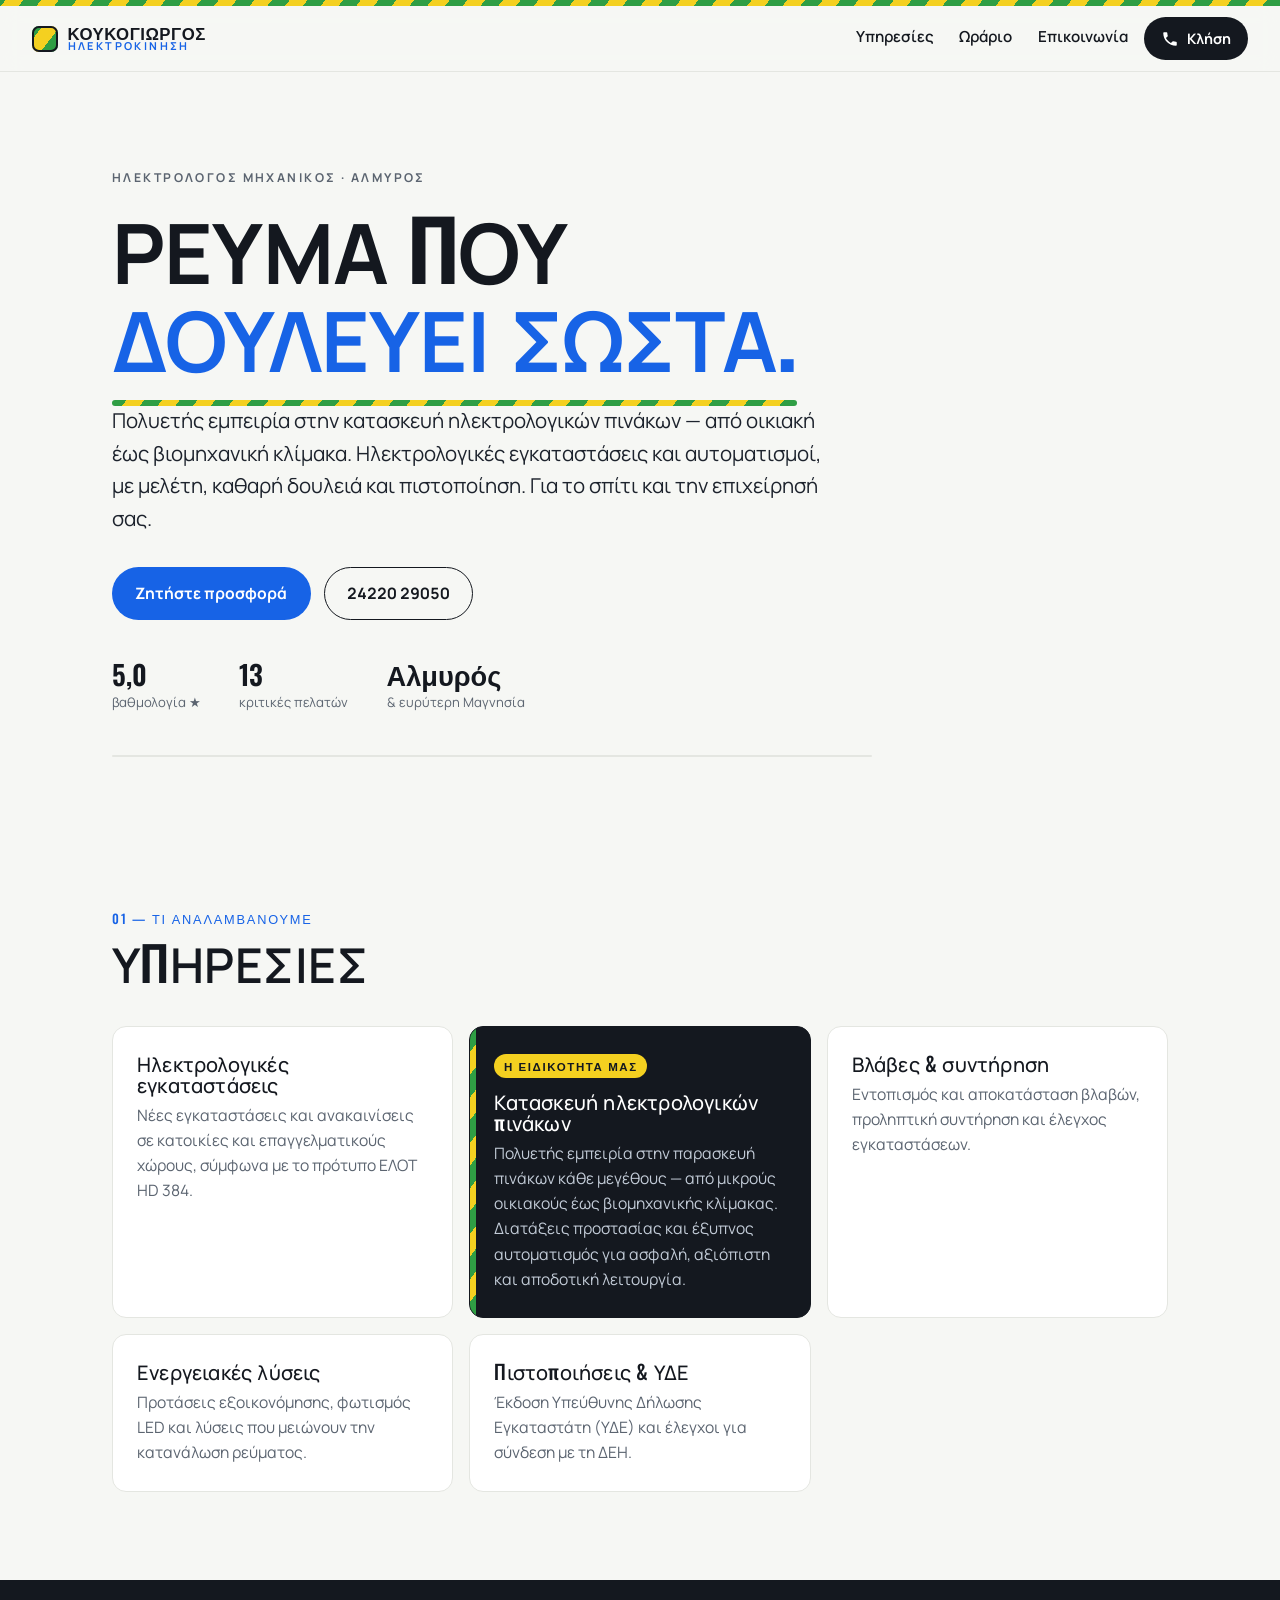
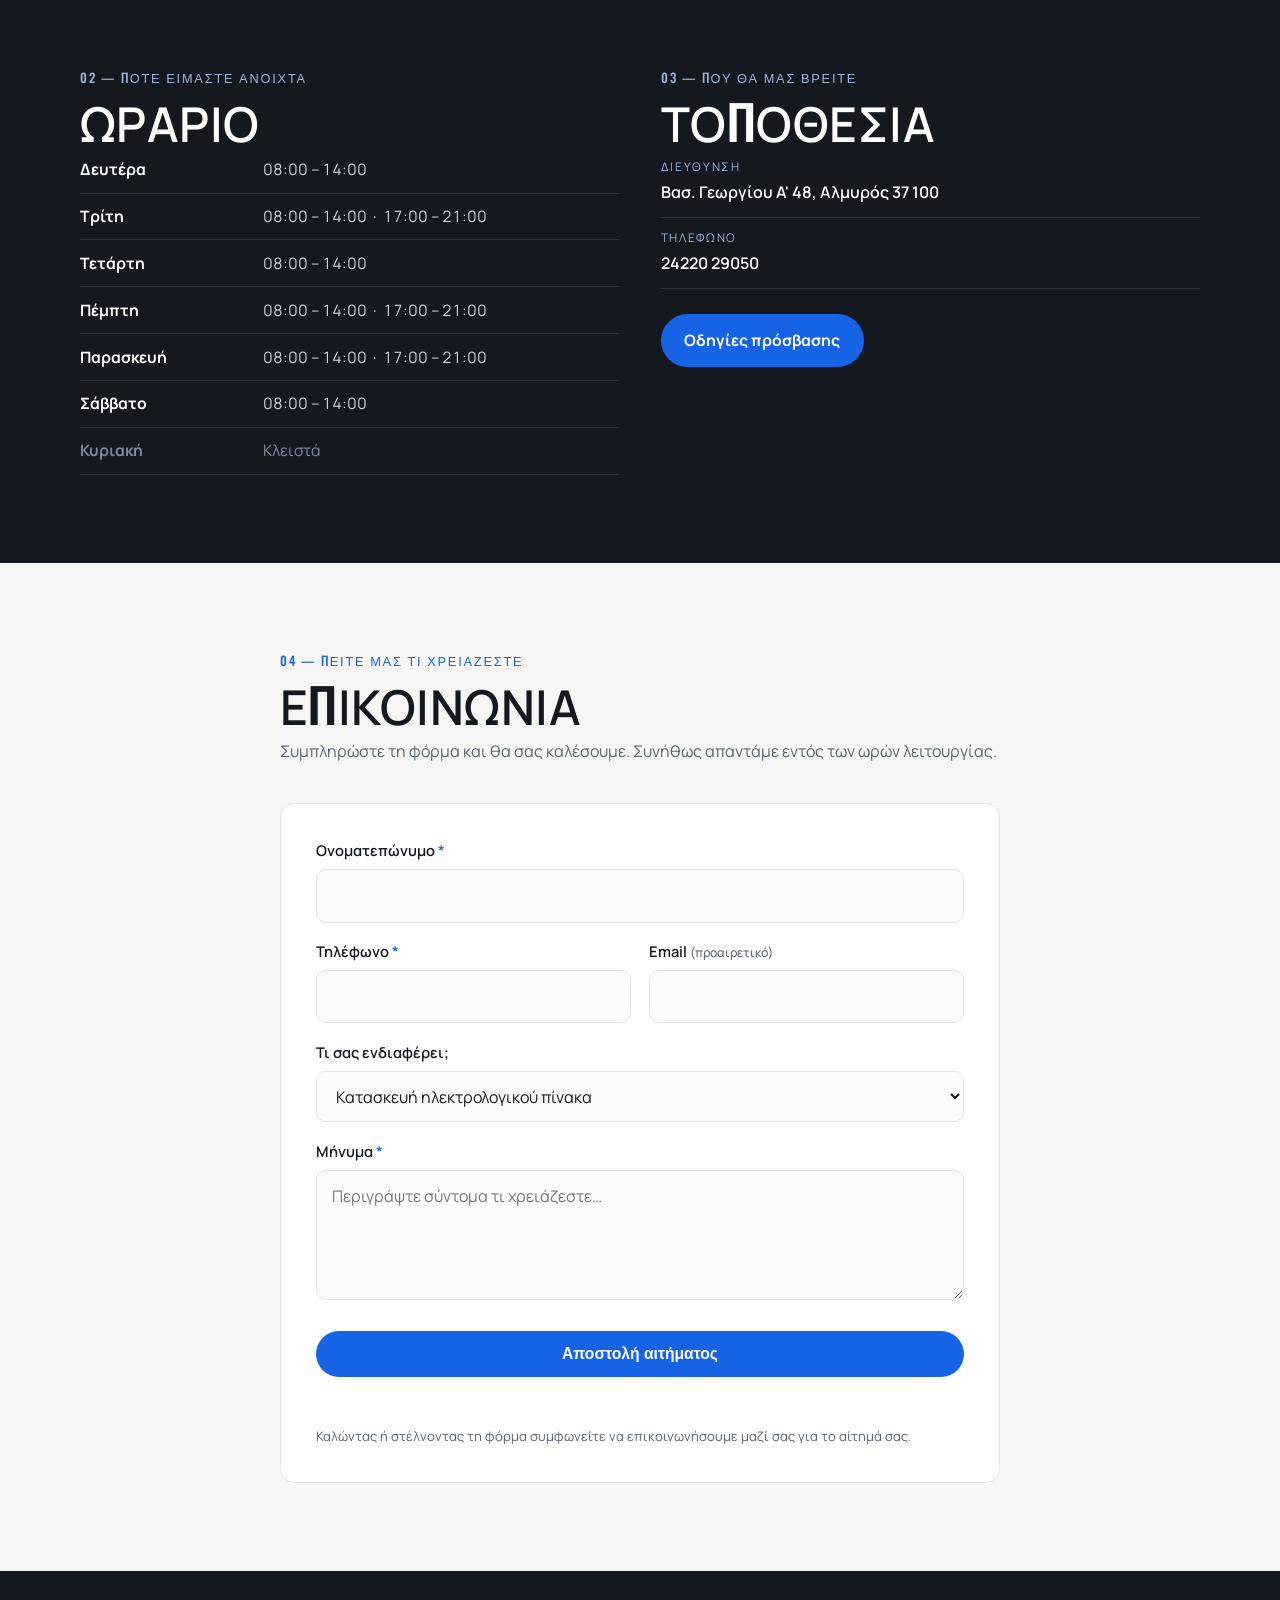
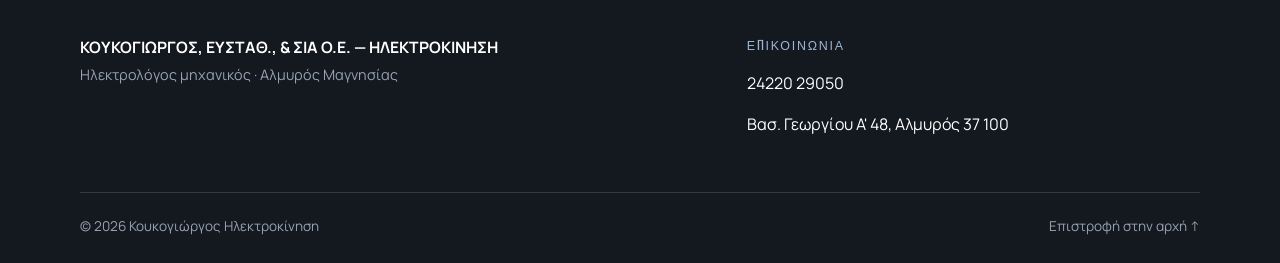
<file: index.html>
<!DOCTYPE html>
<html lang="el">
<head>
  <meta charset="UTF-8" />
  <meta name="viewport" content="width=device-width, initial-scale=1.0" />
  <title>Κουκογιώργος Ηλεκτροκίνηση — Ηλεκτρολόγος Μηχανικός, Αλμυρός</title>
  <meta name="description" content="Κατασκευή ηλεκτρολογικών πινάκων από οικιακή έως βιομηχανική κλίμακα, ηλεκτρολογικές εγκαταστάσεις και αυτοματισμοί στον Αλμυρό. Πολυετής εμπειρία, πιστοποιημένος ηλεκτρολόγος μηχανικός. Καλέστε 24220 29050." />
  <meta name="theme-color" content="#14181f" />
  <link rel="canonical" href="https://ilektrokinhsh.com/" />

  <!-- Open Graph -->
  <meta property="og:title" content="Κουκογιώργος Ηλεκτροκίνηση — Αλμυρός" />
  <meta property="og:description" content="Κατασκευή ηλεκτρολογικών πινάκων από οικιακή έως βιομηχανική κλίμακα στον Αλμυρό. Πολυετής εμπειρία — 5,0★ από τους πελάτες μας." />
  <meta property="og:type" content="website" />
  <meta property="og:locale" content="el_GR" />
  <meta property="og:url" content="https://ilektrokinhsh.com/" />

  <link rel="preconnect" href="https://fonts.googleapis.com" />
  <link rel="preconnect" href="https://fonts.gstatic.com" crossorigin />
  <link href="https://fonts.googleapis.com/css2?family=Oswald:wght@400;500;600;700&family=Manrope:wght@400;500;600;700;800&display=swap&subset=greek,latin" rel="stylesheet" />

  <link rel="stylesheet" href="css/styles.css" />

  <!-- Δομημένα δεδομένα για Google -->
  <script type="application/ld+json">
  {
    "@context": "https://schema.org",
    "@type": "Electrician",
    "name": "ΚΟΥΚΟΓΙΩΡΓΟΣ, ΕΥΣΤΑΘ., & ΣΙΑ Ο.Ε. ΗΛΕΚΤΡΟΚΙΝΗΣΗ",
    "url": "https://ilektrokinhsh.com/",
    "telephone": "+302422029050",
    "address": {
      "@type": "PostalAddress",
      "streetAddress": "Βασ. Γεωργίου Α' 48",
      "addressLocality": "Αλμυρός",
      "postalCode": "37100",
      "addressCountry": "GR"
    },
    "aggregateRating": {
      "@type": "AggregateRating",
      "ratingValue": "5.0",
      "reviewCount": "13"
    },
    "openingHoursSpecification": [
      { "@type": "OpeningHoursSpecification", "dayOfWeek": "Monday", "opens": "08:00", "closes": "14:00" },
      { "@type": "OpeningHoursSpecification", "dayOfWeek": "Tuesday", "opens": "08:00", "closes": "14:00" },
      { "@type": "OpeningHoursSpecification", "dayOfWeek": "Tuesday", "opens": "17:00", "closes": "21:00" },
      { "@type": "OpeningHoursSpecification", "dayOfWeek": "Wednesday", "opens": "08:00", "closes": "14:00" },
      { "@type": "OpeningHoursSpecification", "dayOfWeek": "Thursday", "opens": "08:00", "closes": "14:00" },
      { "@type": "OpeningHoursSpecification", "dayOfWeek": "Thursday", "opens": "17:00", "closes": "21:00" },
      { "@type": "OpeningHoursSpecification", "dayOfWeek": "Friday", "opens": "08:00", "closes": "14:00" },
      { "@type": "OpeningHoursSpecification", "dayOfWeek": "Friday", "opens": "17:00", "closes": "23:59" },
      { "@type": "OpeningHoursSpecification", "dayOfWeek": "Saturday", "opens": "08:00", "closes": "14:00" }
    ]
  }
  </script>
</head>
<body>
  <!-- Signature: λωρίδα γείωσης (πράσινο/κίτρινο) -->
  <div class="earth-bar" aria-hidden="true"></div>

  <div class="scroll-progress" id="scrollProgress" aria-hidden="true"></div>

  <header class="site-header" id="top">
    <a class="brand" href="#top" aria-label="Αρχική">
      <span class="brand-mark" aria-hidden="true"></span>
      <span class="brand-text">
        <strong>Κουκογιώργος</strong>
        <em>Ηλεκτροκίνηση</em>
      </span>
    </a>

    <nav class="main-nav" aria-label="Κύρια πλοήγηση">
      <a href="#services">Υπηρεσίες</a>
      <a href="#hours">Ωράριο</a>
      <a href="#contact">Επικοινωνία</a>
    </nav>

    <a class="btn btn-call" href="tel:+302422029050">
      <svg viewBox="0 0 24 24" aria-hidden="true" class="ico"><path d="M6.6 10.8c1.4 2.8 3.8 5.1 6.6 6.6l2.2-2.2c.3-.3.7-.4 1-.2 1.1.4 2.3.6 3.6.6.6 0 1 .4 1 1V20c0 .6-.4 1-1 1C10.6 21 3 13.4 3 4c0-.6.4-1 1-1h3.4c.6 0 1 .4 1 1 0 1.2.2 2.4.6 3.6.1.4 0 .8-.3 1l-2.1 2.2z"/></svg>
      <span>Κλήση</span>
    </a>
  </header>

  <main>
    <!-- HERO -->
    <section class="hero">
      <div class="hero-inner">
        <p class="eyebrow">Ηλεκτρολόγος μηχανικός · Αλμυρός</p>
        <h1>Ρεύμα που<br><span class="hl">δουλεύει σωστά.</span></h1>
        <p class="lede">
          Πολυετής εμπειρία στην κατασκευή ηλεκτρολογικών πινάκων — από οικιακή έως
          βιομηχανική κλίμακα. Ηλεκτρολογικές εγκαταστάσεις και αυτοματισμοί, με μελέτη,
          καθαρή δουλειά και πιστοποίηση. Για το σπίτι και την επιχείρησή σας.
        </p>

        <div class="hero-cta">
          <a class="btn btn-primary" href="#contact">Ζητήστε προσφορά</a>
          <a class="btn btn-ghost" href="tel:+302422029050">24220 29050</a>
        </div>

        <ul class="trust-row">
          <li><strong id="gReviewRating">5,0</strong><span>βαθμολογία ★</span></li>
          <li><strong id="gReviewCount">13</strong><span>κριτικές πελατών</span></li>
          <li><strong>Αλμυρός</strong><span>&amp; ευρύτερη Μαγνησία</span></li>
        </ul>

        <!-- Signature: γραμμή ρεύματος που "ταξιδεύει" -->
        <div class="current-line" aria-hidden="true">
          <span class="pulse"></span>
        </div>
      </div>
    </section>

    <!-- ΥΠΗΡΕΣΙΕΣ -->
    <section class="section" id="services">
      <div class="section-head">
        <p class="kicker">01 — Τι αναλαμβάνουμε</p>
        <h2>Υπηρεσίες</h2>
      </div>

      <div class="cards">
        <article class="card">
          <h3>Ηλεκτρολογικές εγκαταστάσεις</h3>
          <p>Νέες εγκαταστάσεις και ανακαινίσεις σε κατοικίες και επαγγελματικούς χώρους, σύμφωνα με το πρότυπο ΕΛΟΤ HD 384.</p>
        </article>

        <article class="card card-feature">
          <span class="tag">Η ειδικότητά μας</span>
          <h3>Κατασκευή ηλεκτρολογικών πινάκων</h3>
          <p>Πολυετής εμπειρία στην παρασκευή πινάκων κάθε μεγέθους — από μικρούς οικιακούς έως βιομηχανικής κλίμακας. Διατάξεις προστασίας και έξυπνος αυτοματισμός για ασφαλή, αξιόπιστη και αποδοτική λειτουργία.</p>
        </article>

        <article class="card">
          <h3>Βλάβες &amp; συντήρηση</h3>
          <p>Εντοπισμός και αποκατάσταση βλαβών, προληπτική συντήρηση και έλεγχος εγκαταστάσεων.</p>
        </article>

        <article class="card">
          <h3>Ενεργειακές λύσεις</h3>
          <p>Προτάσεις εξοικονόμησης, φωτισμός LED και λύσεις που μειώνουν την κατανάλωση ρεύματος.</p>
        </article>

        <article class="card">
          <h3>Πιστοποιήσεις &amp; ΥΔΕ</h3>
          <p>Έκδοση Υπεύθυνης Δήλωσης Εγκαταστάτη (ΥΔΕ) και έλεγχοι για σύνδεση με τη ΔΕΗ.</p>
        </article>
      </div>
    </section>

    <!-- ΩΡΑΡΙΟ & ΤΟΠΟΘΕΣΙΑ -->
    <section class="section section-alt" id="hours">
      <div class="hours-grid">
        <div class="hours-col">
          <p class="kicker">02 — Πότε είμαστε ανοιχτά</p>
          <h2>Ωράριο</h2>
          <table class="hours-table">
            <tbody>
              <tr><th>Δευτέρα</th><td>08:00 – 14:00</td></tr>
              <tr><th>Τρίτη</th><td>08:00 – 14:00 &nbsp;·&nbsp; 17:00 – 21:00</td></tr>
              <tr><th>Τετάρτη</th><td>08:00 – 14:00</td></tr>
              <tr><th>Πέμπτη</th><td>08:00 – 14:00 &nbsp;·&nbsp; 17:00 – 21:00</td></tr>
              <tr><th>Παρασκευή</th><td>08:00 – 14:00 &nbsp;·&nbsp; 17:00 – 21:00</td></tr>
              <tr><th>Σάββατο</th><td>08:00 – 14:00</td></tr>
              <tr class="closed"><th>Κυριακή</th><td>Κλειστά</td></tr>
            </tbody>
          </table>
        </div>

        <div class="contact-col">
          <p class="kicker">03 — Πού θα μας βρείτε</p>
          <h2>Τοποθεσία</h2>
          <ul class="info-list">
            <li>
              <span class="info-label">Διεύθυνση</span>
              <a href="https://www.google.com/maps/search/?api=1&query=Βασ.+Γεωργίου+Α+48+Αλμυρός+37100" target="_blank" rel="noopener">
                Βασ. Γεωργίου Α' 48, Αλμυρός 37 100
              </a>
            </li>
            <li>
              <span class="info-label">Τηλέφωνο</span>
              <a href="tel:+302422029050">24220 29050</a>
            </li>
          </ul>
          <a class="btn btn-primary" href="https://www.google.com/maps/dir/?api=1&destination=Βασ.+Γεωργίου+Α+48+Αλμυρός+37100" target="_blank" rel="noopener">Οδηγίες πρόσβασης</a>
        </div>
      </div>
    </section>

    <!-- ΕΠΙΚΟΙΝΩΝΙΑ / ΦΟΡΜΑ -->
    <section class="section" id="contact">
      <div class="contact-wrap">
        <div class="section-head">
          <p class="kicker">04 — Πείτε μας τι χρειάζεστε</p>
          <h2>Επικοινωνία</h2>
          <p class="contact-sub">Συμπληρώστε τη φόρμα και θα σας καλέσουμε. Συνήθως απαντάμε εντός των ωρών λειτουργίας.</p>
        </div>

        <form id="contact-form" class="contact-form" novalidate>
          <!-- Honeypot κατά των bot -->
          <div class="hp" aria-hidden="true">
            <label for="company">Εταιρεία</label>
            <input type="text" id="company" name="company" tabindex="-1" autocomplete="off" />
          </div>

          <div class="field">
            <label for="name">Ονοματεπώνυμο <span>*</span></label>
            <input type="text" id="name" name="name" autocomplete="name" required />
          </div>

          <div class="field-row">
            <div class="field">
              <label for="phone">Τηλέφωνο <span>*</span></label>
              <input type="tel" id="phone" name="phone" inputmode="tel" autocomplete="tel" required />
            </div>
            <div class="field">
              <label for="email">Email <small>(προαιρετικό)</small></label>
              <input type="email" id="email" name="email" autocomplete="email" />
            </div>
          </div>

          <div class="field">
            <label for="subject">Τι σας ενδιαφέρει;</label>
            <select id="subject" name="subject">
              <option value="Κατασκευή πίνακα">Κατασκευή ηλεκτρολογικού πίνακα</option>
              <option value="Ηλεκτρολογική εγκατάσταση">Ηλεκτρολογική εγκατάσταση</option>
              <option value="Αυτοματισμοί">Αυτοματισμοί</option>
              <option value="Βλάβη / συντήρηση">Βλάβη / συντήρηση</option>
              <option value="Πιστοποίηση / ΥΔΕ">Πιστοποίηση / ΥΔΕ</option>
              <option value="Άλλο">Άλλο</option>
            </select>
          </div>

          <div class="field">
            <label for="message">Μήνυμα <span>*</span></label>
            <textarea id="message" name="message" rows="4" placeholder="Περιγράψτε σύντομα τι χρειάζεστε…" required></textarea>
          </div>

          <button type="submit" class="btn btn-primary btn-block" id="submit-btn">
            <span class="btn-label">Αποστολή αιτήματος</span>
            <span class="btn-spinner" aria-hidden="true"></span>
          </button>

          <p class="form-status" id="form-status" role="status" aria-live="polite"></p>
          <p class="form-note">Καλώντας ή στέλνοντας τη φόρμα συμφωνείτε να επικοινωνήσουμε μαζί σας για το αίτημά σας.</p>
        </form>
      </div>
    </section>
  </main>

  <footer class="site-footer">
    <div class="footer-grid">
      <div>
        <span class="brand-mark" aria-hidden="true"></span>
        <p class="legal-name">ΚΟΥΚΟΓΙΩΡΓΟΣ, ΕΥΣΤΑΘ., &amp; ΣΙΑ Ο.Ε. — ΗΛΕΚΤΡΟΚΙΝΗΣΗ</p>
        <p class="muted">Ηλεκτρολόγος μηχανικός · Αλμυρός Μαγνησίας</p>
      </div>
      <div>
        <p class="foot-label">Επικοινωνία</p>
        <p><a href="tel:+302422029050">24220 29050</a></p>
        <p>Βασ. Γεωργίου Α' 48, Αλμυρός 37 100</p>
      </div>
    </div>
    <div class="footer-bottom">
      <span>© <span id="year"></span> Κουκογιώργος Ηλεκτροκίνηση</span>
      <a href="#top">Επιστροφή στην αρχή ↑</a>
    </div>
  </footer>

  <!-- Σταθερό κουμπί κλήσης σε κινητά -->
  <a class="float-call" href="tel:+302422029050" aria-label="Κλήση τώρα">
    <svg viewBox="0 0 24 24" aria-hidden="true"><path d="M6.6 10.8c1.4 2.8 3.8 5.1 6.6 6.6l2.2-2.2c.3-.3.7-.4 1-.2 1.1.4 2.3.6 3.6.6.6 0 1 .4 1 1V20c0 .6-.4 1-1 1C10.6 21 3 13.4 3 4c0-.6.4-1 1-1h3.4c.6 0 1 .4 1 1 0 1.2.2 2.4.6 3.6.1.4 0 .8-.3 1l-2.1 2.2z"/></svg>
  </a>

  <script src="js/main.js"></script>
</body>
</html>
</file>
<file: css/styles.css>
/* =========================================================
   Κουκογιώργος Ηλεκτροκίνηση — styles
   Παλέτα εμπνευσμένη από τα χρώματα καλωδίων (γείωση = πράσινο/κίτρινο)
   Display: Oswald (σαν ταμπέλα πίνακα) · Σώμα: Manrope
   ========================================================= */

:root {
  --ink:        #14181f;
  --ink-soft:   #1d232d;
  --paper:      #f6f7f4;
  --surface:    #ffffff;
  --line:       #e4e6e1;
  --muted:      #5b6470;

  --blue:       #1763e6;
  --blue-deep:  #0b3a8c;

  --earth-green: #2f9e44;
  --earth-yellow:#f4d020;

  --radius: 14px;
  --maxw: 1120px;
  --ease: cubic-bezier(.2, .7, .2, 1);

  /* Λωρίδα γείωσης — η υπογραφή του brand */
  --earth-stripe: repeating-linear-gradient(
    -52deg,
    var(--earth-green) 0 14px,
    var(--earth-yellow) 14px 28px
  );
}

* { box-sizing: border-box; }

/* Μπάρα προόδου scroll στην κορυφή */
.scroll-progress {
  position: fixed;
  top: 0;
  left: 0;
  height: 3px;
  width: 0;
  z-index: 100;
  background: linear-gradient(90deg, var(--blue), var(--earth-green) 70%, var(--earth-yellow));
  box-shadow: 0 0 8px rgba(23, 99, 230, .45);
  transition: width .1s linear;
  pointer-events: none;
}

html { scroll-behavior: smooth; }

body {
  margin: 0;
  font-family: "Manrope", system-ui, -apple-system, "Segoe UI", sans-serif;
  color: var(--ink);
  background: var(--paper);
  line-height: 1.6;
  -webkit-font-smoothing: antialiased;
}

img, svg { display: block; max-width: 100%; }
a { color: inherit; }

h1, h2, h3 {
  font-family: "Oswald", "Manrope", sans-serif;
  font-weight: 600;
  line-height: 1.05;
  letter-spacing: .01em;
  margin: 0;
}

::selection { background: var(--earth-yellow); color: var(--ink); }

/* ---------- Signature: λωρίδα γείωσης ---------- */
.earth-bar {
  height: 6px;
  background: var(--earth-stripe);
  position: sticky;
  top: 0;
  z-index: 60;
}

/* ---------- Κουμπιά ---------- */
.btn {
  display: inline-flex;
  align-items: center;
  justify-content: center;
  gap: .5rem;
  padding: .8rem 1.4rem;
  border-radius: 999px;
  font-weight: 700;
  font-size: .98rem;
  text-decoration: none;
  border: 1.5px solid transparent;
  cursor: pointer;
  transition: transform .15s var(--ease), background .2s, color .2s, border-color .2s;
  white-space: nowrap;
}
.btn:active { transform: translateY(1px); }

.btn-primary { background: var(--blue); color: #fff; }
.btn-primary:hover { background: var(--blue-deep); }

.btn-ghost {
  background: transparent;
  color: var(--ink);
  border-color: var(--ink);
  font-variant-numeric: tabular-nums;
}
.btn-ghost:hover { background: var(--ink); color: #fff; }

.btn-call {
  background: var(--ink);
  color: #fff;
  padding: .55rem 1rem;
  font-size: .9rem;
}
.btn-call:hover { background: var(--blue); }
.btn-call .ico { width: 18px; height: 18px; fill: currentColor; }

.btn-block { width: 100%; margin-top: .4rem; }

/* ---------- Header ---------- */
.site-header {
  position: sticky;
  top: 6px;
  z-index: 50;
  display: flex;
  align-items: center;
  gap: 1rem;
  padding: .7rem clamp(1rem, 4vw, 2rem);
  background: rgba(246, 247, 244, .88);
  backdrop-filter: blur(10px);
  border-bottom: 1px solid var(--line);
}

.brand { display: flex; align-items: center; gap: .6rem; text-decoration: none; margin-right: auto; }
.brand-mark {
  width: 26px; height: 26px;
  border-radius: 7px;
  background: var(--earth-stripe);
  box-shadow: inset 0 0 0 2px var(--ink);
  flex: none;
}
.brand-text { display: flex; flex-direction: column; line-height: 1; }
.brand-text strong {
  font-family: "Oswald", sans-serif;
  font-weight: 600;
  font-size: 1.05rem;
  text-transform: uppercase;
  letter-spacing: .03em;
}
.brand-text em {
  font-style: normal;
  font-size: .68rem;
  letter-spacing: .22em;
  text-transform: uppercase;
  color: var(--blue);
  font-weight: 700;
}

.main-nav { display: none; gap: 1.6rem; }
.main-nav a {
  text-decoration: none;
  font-weight: 600;
  font-size: .95rem;
  color: var(--ink);
  padding: .3rem 0;
  border-bottom: 2px solid transparent;
  transition: border-color .2s;
}
.main-nav a:hover { border-color: var(--earth-green); }

/* ---------- Hero ---------- */
.hero {
  padding: clamp(2.5rem, 8vw, 6rem) clamp(1rem, 4vw, 2rem) clamp(2rem, 5vw, 4rem);
  max-width: var(--maxw);
  margin: 0 auto;
}
.hero-inner { max-width: 760px; }

.eyebrow {
  text-transform: uppercase;
  letter-spacing: .2em;
  font-size: .76rem;
  font-weight: 700;
  color: var(--muted);
  margin: 0 0 1rem;
}

.hero h1 {
  font-size: clamp(2.6rem, 9vw, 5.2rem);
  text-transform: uppercase;
  font-weight: 700;
  letter-spacing: -.01em;
}
.hero h1 .hl {
  color: var(--blue);
  position: relative;
}
/* υπογράμμιση τύπου "καλώδιο" κάτω από το τονισμένο */
.hero h1 .hl::after {
  content: "";
  position: absolute;
  left: 0; right: 0; bottom: -.12em;
  height: 6px;
  background: var(--earth-stripe);
  border-radius: 3px;
}

.lede {
  font-size: clamp(1.05rem, 2.4vw, 1.28rem);
  color: var(--ink-soft);
  margin: 1.6rem 0 2rem;
  max-width: 60ch;
}

.hero-cta { display: flex; flex-wrap: wrap; gap: .8rem; }

.trust-row {
  list-style: none;
  display: flex;
  flex-wrap: wrap;
  gap: 1.6rem 2.4rem;
  padding: 0;
  margin: 2.6rem 0 0;
}
.trust-row li { display: flex; flex-direction: column; }
.trust-row strong {
  font-family: "Oswald", sans-serif;
  font-size: 1.7rem;
  font-weight: 600;
  line-height: 1;
}
.trust-row span { font-size: .82rem; color: var(--muted); margin-top: .25rem; }

/* Γραμμή ρεύματος (signature animation) */
.current-line {
  margin-top: 2.6rem;
  height: 2px;
  background: var(--line);
  position: relative;
  overflow: hidden;
  border-radius: 2px;
}
.current-line .pulse {
  position: absolute;
  top: 0; left: -30%;
  height: 100%;
  width: 30%;
  background: linear-gradient(90deg, transparent, var(--blue), transparent);
  animation: run 3.2s linear infinite;
}
@keyframes run { to { left: 110%; } }

/* ---------- Γενικά sections ---------- */
.section {
  max-width: var(--maxw);
  margin: 0 auto;
  padding: clamp(3rem, 7vw, 5.5rem) clamp(1rem, 4vw, 2rem);
}
.section-alt {
  max-width: none;
  background: var(--ink);
  color: #fff;
}
.section-alt .kicker { color: #9fb4d6; }

.section-head { margin-bottom: 2.4rem; }
.kicker {
  font-family: "Oswald", sans-serif;
  text-transform: uppercase;
  letter-spacing: .14em;
  font-size: .8rem;
  color: var(--blue);
  margin: 0 0 .5rem;
  font-weight: 500;
}
.section h2 {
  font-size: clamp(1.9rem, 5vw, 3rem);
  text-transform: uppercase;
}

/* ---------- Κάρτες υπηρεσιών ---------- */
.cards {
  display: grid;
  grid-template-columns: 1fr;
  gap: 1rem;
}
.card {
  background: var(--surface);
  border: 1px solid var(--line);
  border-radius: var(--radius);
  padding: 1.6rem 1.5rem;
  transition: transform .2s var(--ease), box-shadow .2s, border-color .2s;
}
.card:hover {
  transform: translateY(-3px);
  box-shadow: 0 14px 34px -18px rgba(20,24,31,.4);
  border-color: var(--ink);
}
.card h3 {
  font-size: 1.25rem;
  font-weight: 500;
  margin-bottom: .5rem;
}
.card p { margin: 0; color: var(--muted); font-size: .98rem; }

.card-feature {
  background: var(--ink);
  color: #fff;
  border-color: var(--ink);
  position: relative;
  overflow: hidden;
}
.card-feature::before {
  content: "";
  position: absolute;
  inset: 0 auto 0 0;
  width: 6px;
  background: var(--earth-stripe);
}
.card-feature p { color: #c3ccd8; }
.card-feature .tag {
  display: inline-block;
  font-family: "Oswald", sans-serif;
  text-transform: uppercase;
  letter-spacing: .14em;
  font-size: .72rem;
  color: var(--ink);
  background: var(--earth-yellow);
  padding: .2rem .6rem;
  border-radius: 999px;
  margin-bottom: .8rem;
  font-weight: 600;
}

/* ---------- Ωράριο & Τοποθεσία ---------- */
.hours-grid {
  max-width: var(--maxw);
  margin: 0 auto;
  display: grid;
  grid-template-columns: 1fr;
  gap: 2.6rem;
}
.hours-table { width: 100%; border-collapse: collapse; }
.hours-table th,
.hours-table td {
  text-align: left;
  padding: .65rem 0;
  border-bottom: 1px solid rgba(255,255,255,.12);
  font-size: .98rem;
}
.hours-table th { font-weight: 700; width: 34%; }
.hours-table td { color: #cdd6e2; font-variant-numeric: tabular-nums; }
.hours-table tr.closed td,
.hours-table tr.closed th { color: #7c8aa0; }

.info-list { list-style: none; padding: 0; margin: 0 0 1.6rem; }
.info-list li {
  padding: .7rem 0;
  border-bottom: 1px solid rgba(255,255,255,.12);
}
.info-label {
  display: block;
  font-size: .74rem;
  text-transform: uppercase;
  letter-spacing: .14em;
  color: #9fb4d6;
  margin-bottom: .2rem;
}
.info-list a { text-decoration: none; font-weight: 600; }
.info-list a:hover { color: var(--earth-yellow); }

/* ---------- Φόρμα επικοινωνίας ---------- */
.contact-wrap { max-width: 720px; margin: 0 auto; }
.contact-sub { color: var(--muted); margin-top: .6rem; }

.contact-form {
  margin-top: 2rem;
  background: var(--surface);
  border: 1px solid var(--line);
  border-radius: var(--radius);
  padding: clamp(1.3rem, 4vw, 2.2rem);
}
.field { margin-bottom: 1.1rem; }
.field-row { display: grid; grid-template-columns: 1fr; gap: 1.1rem; }

.field label {
  display: block;
  font-weight: 600;
  font-size: .92rem;
  margin-bottom: .4rem;
}
.field label span { color: var(--blue); }
.field label small { color: var(--muted); font-weight: 500; }

.field input,
.field select,
.field textarea {
  width: 100%;
  padding: .8rem .9rem;
  border: 1.5px solid var(--line);
  border-radius: 10px;
  font: inherit;
  color: var(--ink);
  background: #fcfdfb;
  transition: border-color .15s, box-shadow .15s;
}
.field textarea { resize: vertical; }
.field input:focus,
.field select:focus,
.field textarea:focus {
  outline: none;
  border-color: var(--blue);
  box-shadow: 0 0 0 3px rgba(23,99,230,.15);
}
.field input.invalid,
.field textarea.invalid { border-color: #e03131; box-shadow: 0 0 0 3px rgba(224,49,49,.12); }

/* honeypot — κρυφό */
.hp { position: absolute; left: -9999px; width: 1px; height: 1px; overflow: hidden; }

.btn-spinner {
  width: 16px; height: 16px;
  border: 2px solid rgba(255,255,255,.4);
  border-top-color: #fff;
  border-radius: 50%;
  display: none;
  animation: spin .7s linear infinite;
}
@keyframes spin { to { transform: rotate(360deg); } }
.btn.is-loading .btn-spinner { display: inline-block; }
.btn.is-loading { opacity: .85; pointer-events: none; }

.form-status {
  margin: 1rem 0 0;
  font-weight: 600;
  font-size: .95rem;
  min-height: 1.2em;
}
.form-status.ok { color: var(--earth-green); }
.form-status.err { color: #e03131; }

.form-note { font-size: .82rem; color: var(--muted); margin: .9rem 0 0; }

/* ---------- Footer ---------- */
.site-footer {
  background: var(--ink);
  color: #fff;
  padding: clamp(2.5rem, 6vw, 4rem) clamp(1rem, 4vw, 2rem) 1.6rem;
}
.footer-grid {
  max-width: var(--maxw);
  margin: 0 auto;
  display: grid;
  grid-template-columns: 1fr;
  gap: 2rem;
}
.site-footer .brand-mark { box-shadow: inset 0 0 0 2px #fff; margin-bottom: .8rem; }
.legal-name { font-weight: 700; margin: 0 0 .2rem; font-size: .98rem; }
.site-footer .muted { color: #97a3b2; margin: 0; font-size: .9rem; }
.foot-label {
  font-family: "Oswald", sans-serif;
  text-transform: uppercase;
  letter-spacing: .14em;
  font-size: .78rem;
  color: #9fb4d6;
  margin: 0 0 .6rem;
}
.site-footer a { text-decoration: none; }
.site-footer a:hover { color: var(--earth-yellow); }

.footer-bottom {
  max-width: var(--maxw);
  margin: 2.4rem auto 0;
  padding-top: 1.4rem;
  border-top: 1px solid rgba(255,255,255,.14);
  display: flex;
  justify-content: space-between;
  flex-wrap: wrap;
  gap: .6rem;
  font-size: .85rem;
  color: #97a3b2;
}
.footer-bottom a { color: #97a3b2; text-decoration: none; }
.footer-bottom a:hover { color: #fff; }

/* ---------- Πλωτό κουμπί κλήσης (κινητά) ---------- */
.float-call {
  position: fixed;
  right: 16px;
  bottom: 16px;
  width: 56px; height: 56px;
  background: var(--blue);
  border-radius: 50%;
  display: flex;
  align-items: center;
  justify-content: center;
  box-shadow: 0 10px 26px -8px rgba(11,58,140,.7);
  z-index: 70;
}
.float-call svg { width: 24px; height: 24px; fill: #fff; }
.float-call:hover { background: var(--blue-deep); }

/* ---------- Responsive ---------- */
@media (min-width: 700px) {
  .field-row { grid-template-columns: 1fr 1fr; }
  .cards { grid-template-columns: repeat(2, 1fr); }
  .hours-grid { grid-template-columns: 1fr 1fr; }
  .footer-grid { grid-template-columns: 1.4fr 1fr; }
}

@media (min-width: 900px) {
  .main-nav { display: flex; }
  .cards { grid-template-columns: repeat(3, 1fr); }
  .float-call { display: none; }
}

/* ---------- Σεβασμός reduced motion ---------- */
@media (prefers-reduced-motion: reduce) {
  * { animation: none !important; scroll-behavior: auto !important; transition: none !important; }
}
</file>
